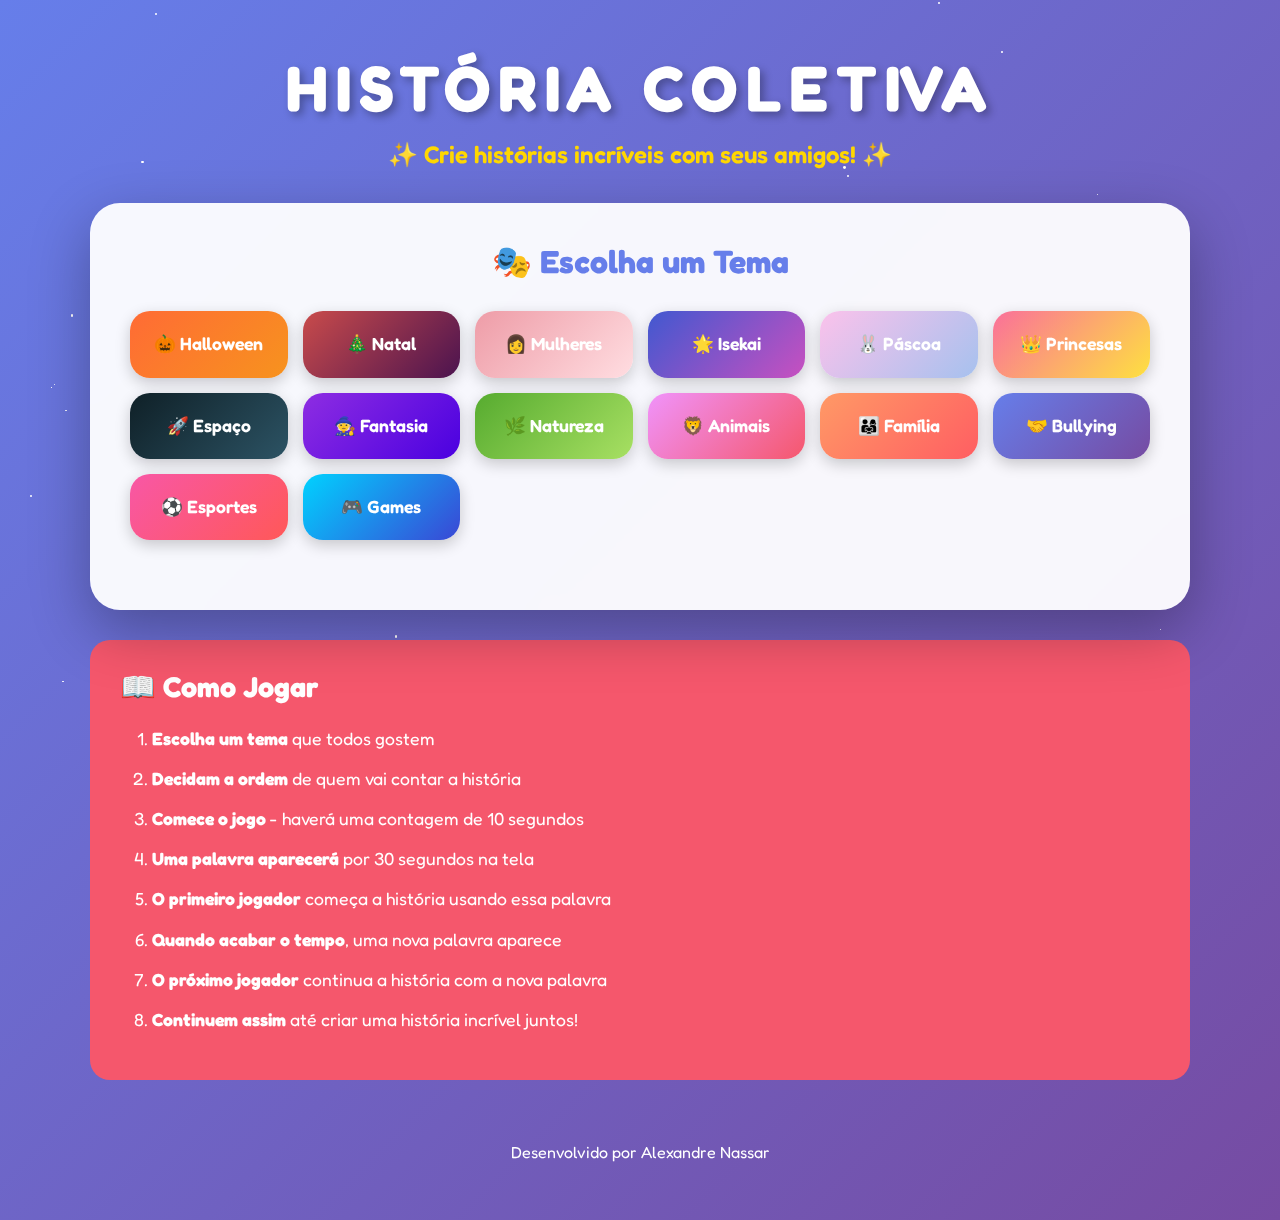
<file: index.html>
<!DOCTYPE html>
<html lang="pt-BR">
<head>
    <meta charset="UTF-8">
    <meta name="viewport" content="width=device-width, initial-scale=1.0">
    <title>História Coletiva</title>
    <link href="https://cdn.jsdelivr.net/npm/bootstrap@5.3.0/dist/css/bootstrap.min.css" rel="stylesheet">
    <link rel="stylesheet" href="css/style2.css">
</head>
<body>
    <div class="stars" id="stars"></div>
    
    <div class="container">
        <div class="game-header">
            <h1 class="game-title">HISTÓRIA COLETIVA</h1>
            <p class="game-subtitle">✨ Crie histórias incríveis com seus amigos! ✨</p>
        </div>

        <div class="card">
            <div class="card-body">
                <h3 class="text-center mb-4" style="color: #667eea; font-weight: 700; font-size: 2rem;">🎭 Escolha um Tema</h3>
                
                <div class="theme-grid">
                    <button class="theme-btn theme-halloween" onclick="selectTheme('Halloween')">🎃 Halloween</button>
                    <button class="theme-btn theme-natal" onclick="selectTheme('Natal')">🎄 Natal</button>
                    <button class="theme-btn theme-mulheres" onclick="selectTheme('Mulheres')">👩 Mulheres</button>
                    <button class="theme-btn theme-isekai" onclick="selectTheme('Isekai')">🌟 Isekai</button>
                    <button class="theme-btn theme-pascoa" onclick="selectTheme('Páscoa')">🐰 Páscoa</button>
                    <button class="theme-btn theme-princesas" onclick="selectTheme('Princesas')">👑 Princesas</button>
                    <button class="theme-btn theme-espaco" onclick="selectTheme('Espaço')">🚀 Espaço</button>
                    <button class="theme-btn theme-fantasia" onclick="selectTheme('Fantasia')">🧙 Fantasia</button>
                    <button class="theme-btn theme-natureza" onclick="selectTheme('Natureza')">🌿 Natureza</button>
                    <button class="theme-btn theme-animais" onclick="selectTheme('Animais')">🦁 Animais</button>
                    <button class="theme-btn theme-familia" onclick="selectTheme('Família')">👨‍👩‍👧 Família</button>
                    <button class="theme-btn theme-bullying" onclick="selectTheme('Bullying')">🤝 Bullying</button>
                    <button class="theme-btn theme-esportes" onclick="selectTheme('Esportes')">⚽ Esportes</button>
                    <button class="theme-btn theme-games" onclick="selectTheme('Games')">🎮 Games</button>
                </div>

                <div id="gameArea" class="text-center" style="display: none;">
                    <div class="word-display">
                        <p class="current-word" id="currentWord">Preparar...</p>
                        <div class="timer" id="timer"></div>
                    </div>
                    
                    <button class="btn-game btn-start" id="startBtn" onclick="startGame()">▶ Começar</button>
                    <button class="btn-game btn-stop" id="stopBtn" onclick="stopGame()" style="display: none;">⏹ Parar</button>
                </div>
            </div>
        </div>

        <div class="instructions">
            <h3>📖 Como Jogar</h3>
            <ol>
                <li><strong>Escolha um tema</strong> que todos gostem</li>
                <li><strong>Decidam a ordem</strong> de quem vai contar a história</li>
                <li><strong>Comece o jogo</strong> - haverá uma contagem de 10 segundos</li>
                <li><strong>Uma palavra aparecerá</strong> por 30 segundos na tela</li>
                <li><strong>O primeiro jogador</strong> começa a história usando essa palavra</li>
                <li><strong>Quando acabar o tempo</strong>, uma nova palavra aparece</li>
                <li><strong>O próximo jogador</strong> continua a história com a nova palavra</li>
                <li><strong>Continuem assim</strong> até criar uma história incrível juntos!</li>
            </ol>
        </div>

        <div class="footer">
            <p>Desenvolvido por Alexandre Nassar</p>
        </div>
    </div>

    <script>
        // Criar estrelas no fundo
        function createStars() {
            const starsContainer = document.getElementById('stars');
            for (let i = 0; i < 50; i++) {
                const star = document.createElement('div');
                star.className = 'star';
                star.style.width = Math.random() * 3 + 'px';
                star.style.height = star.style.width;
                star.style.left = Math.random() * 100 + '%';
                star.style.top = Math.random() * 100 + '%';
                star.style.animationDelay = Math.random() * 3 + 's';
                starsContainer.appendChild(star);
            }
        }
        createStars();

const themes = {
    // Mantendo os que já existem e corrigindo os nomes
    Halloween: [
        "ABÓBORA", "FANTASMA", "BRUXA", "CEMITÉRIO", "VAMPIRO", "ASSOMBRAÇÃO",
        "TRAVESSURA", "DOÇURA", "MORCEGO", "LUA", "CALDEIRÃO", "MAGIA", "MORCEGO",
        "CAVEIRA", "ZUMBI", "ESQUELETO", "ARANHA", "TEIA", "NOITE", "SOMBRA", "VELA",
        "MACABRO", "ESCURIDÃO", "MISTÉRIO", "ASSOMBRAÇÃO", "TERROR", "GRITO", "HOSPÍCIO",
        "BRUXARIA", "CALABOUÇO", "ABANDONADO", "DEMÔNIO", "FANTASMAGÓRICO", "MALDIÇÃO",
        "CASA", "MANSÃO", "LENDA", "SOBRENATURAL", "MEDO", "FOGO", "GRITO", "MONSTRO",
        "DESGRAÇADO", "CALAFRIO", "DESAPARECIDO", "BIZARRO", "CORVO", "MÁGICO", "SINISTRO",
        "ALMA", "FEITICEIRO", "CETRO", "BRUXEDO", "NECROMANCIA", "MALDITO", "LUA CHEIA",
        "ABÓBORA", "CARNEIRA", "CRÂNIO", "VODU", "CREPÚSCULO", "CRENÇA", "NADA", "PAVOR",
        "DESAPARECIDO", "ASSUSTADOR", "NOITE DE LUA CHEIA", "LUA NOVA", "NOITE ESCURA",
        "LÁPIDE", "RITUAL", "FOGUEIRA", "ESPANTALHO", "LANTERNA", "VIGÍLIA", "BRUXEDO",
        "VARA", "HOSPÍCIO", "BRUXULEANTE", "MACABRO", "MISTÉRIO", "OCULTO", "AFLITO",
        "FERIADO", "TUMBA", "CEMITÉRIO", "MEDONHO", "CALAFRIO", "FANTASMAGÓRICO",
        "LOBISOMEM", "ASSOMBRAÇÃO", "MAGIA NEGRA", "SOBRENATURAL"
    ],

    Natal: [
        "NATAL", "PAPAI NOEL", "ÁRVORE", "PRESENTE", "RENAS", "BOLA", "LUZES", "ENFEITES", "GUIRLANDA",
        "ESTRELA", "PRESÉPIO", "REI MAGO", "MANJEDOURA", "ANJO", "SINOS", "NEVE", "FLOCO", "CEIA", "FAMÍLIA",
        "AMOR", "PAZ", "FELICIDADE", "ALEGRIA", "CELEBRAÇÃO", "ESPERANÇA", "REUNIÃO", "MÚSICA", 
        "BISCOITOS", "CHOCOLATE QUENTE", "VINHO", "MEIAS", "SACO DE PRESENTES", "TRENÓ",
        "DANÇA", "PATINAÇÃO NO GELO", "IGLU", "VELAS", "SAPATOS", "MEIA NOITE", "BRINCADEIRAS", "FILMES DE NATAL",
        "CARTÕES", "DOCES", "PAPAI NOEL FALANDO", "PATINHO DE NATAL", "BENGALAS DE DOCES",
        "BOLACHAS DE GENGIBRE", "ESTALO", "ACONCHEGO", "DAR", "RECEBER", "DECORAÇÕES", "CHESTER", "FESTÃO",
        "GRINALDA", "VÉSPERA DE NATAL", "NOITE DE NATAL", "DECORAÇÕES DE NATAL", "FLOCOS DE NEVE", "JINGLE BELLS",
        "CANÇÃO DE NATAL", "CONTOS DE NATAL", "RECEITAS DE NATAL", "MERCADO DE NATAL", "VISITANTES", "CARRILHÃO",
        "PREGADOR", "ESTRELA DO MAR", "RENASCIMENTO", "ESFERA DE NATAL", "SAIA DE ÁRVORE DE NATAL", "TAMPÃO DE ÁRVORE",
        "VÉSPERA DE NATAL", "CANTATA", "LAREIRA", "CHAMINÉ", "FESTA DE NATAL", "FLOCO DE NEVE", "CARTEIRO", "UNIÃO",
        "NATALÍCIO", "TRADIÇÃO", "FLOCO DE NEVE", "TIJOLO", "NATAL", "ELFOS", "NEVASCA", "GRINCH",
        "ROSA", "FLOCO DE NEVE", "TROCA DE PRESENTES", "PÉ GRANDE"
    ],

    Mulheres: [
        "Mulher", "Feminismo", "Igualdade", "Direitos", "Empoderamento", "Liberdade", "Gênero", 
        "Forte", "Independência", "Respeito", "Diversidade", "Família", "Maternidade", "Carreira", "Sucesso", "Inspiração", 
        "Coragem", "Determinação", "Conquista", "Luta", "Solidariedade", "Sororidade", "Feminina", "Revolução", "Feminista", 
        "Ativista", "Poder", "Crescimento", "Educação", "Trabalho", "Profissionalismo", "Ambição", "Conquista", "Equidade", 
        "Justiça", "Feminilidade", "Beleza", "Autoestima", "Autoconfiança", "Autoaceitação", "Coragem", "Inspiração", 
        "Liderança", "Empatia", "Inclusão", "Diversidade", "Revolução", "Ativismo", "Resiliência", "Superação", "Orgulho", 
        "Celebração", "Comunidade", "Consciência", "Integridade", "Honestidade", "Valentia", "Bravura", "Generosidade", 
        "Esperança", "Amor", "Altruísmo", "Compaixão", "Paixão", "Voz", "Expressão", "Arte", "Cultura", "História", "Memória", "Legado", 
        "Contribuição", "Reconhecimento", "Apreciação", "Admiração", "Respeito", "Gratidão", "Honra", "Sucesso", "Progresso", "Transformação", 
        "Inovação", "Avanço", "Crescimento", "Desenvolvimento", "Futuro", "Inspiração"
    ],

    Isekai: [
        "Isekai", "Mundo paralelo", "Fantasia", "Aventura", "Herói", "Protagonista", "Reencarnação",
        "Transportado para outro mundo", "Magia", "Guilda", "Monstros", "Criaturas", "Espadas", "Feitiçaria", "Poderes",
        "Missões", "RPG", "Jogo", "Nível", "Avatar", "Magia elemental", "Raças", "Elfos", "Anões", "Humanos", "Bestas", 
        "Demônios", "Dragões", "Invocação", "Habilidades", "Treinamento", "Nível", "NPC", "Comédia", "Romance", 
        "Escola", "Vida escolar", "Slice of life", "Realeza", "Vilão", "Anti-herói", "Viagem no tempo", 
        "Paradoxo temporal", "Civilização", "Deus", "Divindades", "Magia negra", "Magia branca", "Magia do caos", 
        "Aventura épica", "Guerra", "Conflito", "Aliados", "Inimigos", "Batalha", "Armas", "Armaduras", "Taverna", "Grimório", 
        "Lenda", "Profecia", "Salvador", "Salvação", "Destino", "Mistério", "Segredo", "Poder oculto", "Trevas", "Luz", 
        "Coração", "Alma", "Coração partido", "Jornada", "Desafio", "Treinamento", "Ascensão", "Queda", "Redenção", "Heroísmo", 
        "Sobrevivência", "Exploração", "Descoberta", "Aprendizagem", "Evolução", "Adaptação", "Integração", "Amizade", "Laços", 
        "Afeição", "Aventura", "Descoberta", "Desenvolvimento", "Crescimento", "Aprimoramento", "Transformação", "Desafio", "Conquista"
    ],

    Páscoa: [
        "Páscoa", "Ressurreição", "Cristo", "Coelho", "Ovos", "Chocolate", "Renascimento", "Fé", "Celebração",
        "Tradição", "Família", "Amor", "Esperança", "Aleluia", "Reunião", "Primavera", "Páscoa judaica", "Religião", "Espiritualidade",
        "Bênção", "Gratidão", "Comemoração", "Vida nova", "Sacrifício", "Jesus", "Cruz", "União", "Partilha", "Amizade", "Doçura",
        "Iluminação", "Harmonia", "Reflexão", "Bênção", "Paz", "Deus", "Encontro", "Festividade", "Louvor", "Benção", "Recomeço",
        "Oração", "Alegria", "Coração", "Alma", "Redenção", "Esperança", "Tradição", "Divindade", "Misericórdia", "Salvação", "Palavra",
        "Vontade", "Eterno", "Comunhão", "Devoção", "Santidade", "Caminho", "Perdão", "Graça", "Eucaristia", "Amém", "Santo", "Louvor",
        "Respeito", "Piedade", "Adoração", "Felicidade", "Misericórdia", "Renovação", "Celestial", "Evangelho", "Jerusalém", "Batismo",
        "Renascido", "Canto", "Glória", "Aurora", "Amanhecer", "Esperança", "Exaltação", "Iluminado", "Maravilha", "Luz", "Palavra",
        "Proclamação", "Recomeço", "Unidade", "Triunfo", "Vitória", "Vida", "Vivo", "Céu", "Santo", "Peregrinação", "Acolhimento",
        "Humildade", "Piedade", "Serviço", "Mistério", "Revelação"
    ],

    Princesas: [
        "Princesa", "Castelo", "Reino", "Príncipe", "Rainha", "Rei", "Fada", "Magia", "Encantamento", "Amor",
        "Cavaleiro", "Coroa", "Baile", "Vestido", "Bruxa", "Floresta", "Bosque", "Encantado", "Mágico", "Dragão",
        "Poção", "Espada", "Coragem", "Aventura", "Fantasia", "Tesouro", "Cavalo", "Jardim", "Prado", "Princesinha",
        "Sonho", "Destino", "Magia negra", "Varinha", "Encantadora", "Encanto", "Beijo", "Sapatinho de cristal", "Dama",
        "Valente", "Fortaleza", "Nobre", "Maldição", "Herói", "Batalha", "Resgate", "Esperança", "Sorte", "Trono",
        "Trombeta", "Festividade", "Justiça", "Mistério", "Trompete", "Alegria", "Anel", "Romance", "Emoção", "Soberano",
        "Magistral", "Lealdade", "Honra", "Brilho", "Esplendor", "Rainha má", "Passagem secreta", "Guarda", "Estrela",
        "Lua", "Sol", "Felicidade", "Encanto celestial", "Suspiro", "Destemida", "Princesa corajosa", "Amizade", "Compaixão",
        "Esperança", "Amor verdadeiro", "Alegria", "Laço", "Festa", "Fada madrinha", "Sonhadora", "Resplandecente", "Encantadora",
        "Felicidade", "Magia pura", "Magia celestial", "Encanto eterno", "Belo", "Doce", "Encanto radiante", "Glória",
        "Dama encantadora", "Encanto dourado", "Nobreza", "Supremacia", "Pureza", "Encanto interminável"
    ],

    Espaço: [
        "Espaço", "Universo", "Estrela", "Planeta", "Lua", "Sol", "Sistema solar", "Galáxia", "Nebulosa", "Cometa",
        "Asteróide", "Meteorito", "Constelação", "Nave espacial", "Astronauta", "Exploração espacial", "Cosmos",
        "Gravidade", "Órbita", "Satélite", "Lua cheia", "Lua crescente", "Lua nova", "Lua minguante", "Eclipse",
        "Fase lunar", "Lua de sangue", "Lua azul", "Lua de colheita", "Lua negra", "Lua gibosa", "Lua de neve",
        "Lua de lobo", "Lua rosa", "Lua de gelo", "Lua de fogo", "Lua de outono", "Lua de primavera", "Lua de verão",
        "Lua de inverno", "Lua azul", "Lua de março", "Lua de abril", "Lua de maio", "Lua de junho", "Lua de julho",
        "Lua de agosto", "Lua de setembro", "Lua de outubro", "Lua de novembro", "Lua de dezembro", "Aurora boreal",
        "Aurora austral", "Estação espacial", "Telescópio", "Marte", "Júpiter", "Saturno", "Vênus",
        "Mercúrio", "Urano", "Netuno", "Plutão", "Terra", "Atmosfera", "Lua", "Cratera", "Asteróide", "Eclipses",
        "Buraco negro", "Buraco de minhoca", "Nave interestelar", "Colonização espacial", "Extraterrestre", "Vida alienígena",
        "Missão espacial", "Viagem interestelar", "Big Bang", "Cosmonauta", "Rover", "Módulo lunar", "Gravidade zero",
        "Estação orbital", "Planeta anão", "Exoplaneta", "Planeta gigante", "Anéis planetários", "Lua artificial",
        "Estrela de nêutrons", "Pulsar", "Supernova", "Buraco negro", "Nuvem interestelar", "Estrela binária",
        "Estrela de plasma", "Estrela em formação", "Via Láctea", "Espectroscopia", "Efeito Doppler", "Radiação cósmica",
        "Colisão cósmica", "Estação espacial", "Turismo espacial", "Asteróide", "Meteorito", "Desvio orbital", "Atrator gravitacional"
    ],

    Fantasia: [
        "Conto de fadas", "Fada", "Rei", "Rainha", "Castelo", "Reino", "Floresta encantada",
        "Bruxa", "Feiticeiro", "Dragão", "Cavaleiro", "Magia", "Varinha mágica", "Poção mágica", "Encantamento",
        "Maldição", "Animais falantes", "Princesa", "Príncipe", "Espelho mágico", "Maçã envenenada", "Carruagem mágica", 
        "Escudo encantado", "Ponte levadiça", "Torre", "Pântano", "Jardim encantado", "Baú de tesouro", "Fonte dos desejos",
        "Ponte mágica", "Floresta sombria", "Túnel misterioso", "Montanha proibida", "Portal mágico", "Portão do castelo",
        "Lago dos cisnes", "Trilha encantada", "Caverna oculta", "Torre de marfim", "Ponte dos trolls", "Caminho das fadas",
        "Caminho de tijolos dourados", "Gruta secreta", "Caldeirão mágico", "Ponte do arco-íris", "Ilha dos piratas",
        "Moinho abandonado", "Casa de doces", "Casa de gengibre", "Túnel do tempo", "Sino da liberdade", "Porta da eternidade",
        "Névoa encantada", "Montanha da perdição", "Planície dos unicórnios", "Rio de estrelas", "Ponte do destino",
        "Vale dos sonhos", "Pântano da tristeza", "Casa da bruxa", "Caverna do dragão", "Labirinto encantado", "Floresta negra",
        "Lago dos espelhos", "Vale das sombras", "Caminho da lua", "Fonte da juventude", "Sino dos desejos", "Vale dos lamentos",
        "Castelo das nuvens", "Ponte do abismo", "Vale das bruxas", "Lago dos sonhos", "Ponte da amizade", "Montanha dos desafios",
        "Casa do terror", "Caverna dos segredos", "Labirinto do medo", "Castelo do rei", "Torre da princesa", "Sala do trono",
        "Jardim do palácio", "Praça do mercado", "Cidade dos elfos", "Bosque das fadas", "Vale dos dragões", "Terra encantada",
        "Ilha perdida", "Mar de estrelas", "Vale das lágrimas", "Casa do mistério", "Vila dos duendes", "Terra dos gigantes",
        "Reino subterrâneo", "Caminho da aventura", "Torre do feiticeiro", "Portal da magia", "Cidade dos sonhos", "Vale das ilusões"
    ],

    Natureza: [
        "Natureza", "Árvore", "Floresta", "Montanha", "Rio", "Lago", "Mar", "Oceano", "Praia", "Deserto",
        "Cachoeira", "Nascente", "Córrego", "Floresta tropical", "Savana", "Tundra", "Taiga", "Pântano", "Mangue",
        "Planície", "Vale", "Colina", "Clareira", "Selva", "Bosque", "Trilha", "Caminho", "Caverna", "Gruta",
        "Formação rochosa", "Geleira", "Vulcão", "Cratera", "Arco-íris", "Nuvem", "Chuva", "Neblina", "Neve", "Granizo",
        "Orvalho", "Geada", "Nevasca", "Trovão", "Relâmpago", "Sol", "Lua", "Estrela", "Céu", "Horizonte",
        "Aurora boreal", "Aurora austral", "Galáxia", "Constelação", "Cometa", "Meteorito", "Eclipse", "Sistema solar",
        "Planeta", "Lua", "Astronomia", "Ecossistema", "Biodiversidade", "Fauna", "Flora", "Recife de coral", "Atol",
        "Duna", "Areia", "Rocha", "Pedra", "Solo", "Terra", "Planta", "Animal", "Inseto", "Réptil",
        "Anfíbio", "Mamífero", "Ave", "Peixe", "Cacto", "Flor", "Água", "Ar", "Folha", "Raiz",
        "Fruto", "Semente", "Galho", "Tronco", "Cipó", "Musgo", "Fungo", "Alga", "Gramínea", "Folhagem",
        "Crescimento", "Decomposição", "Ciclo", "Erosão", "Polinização", "Germinação", "Fotossíntese", "Respiração", "Habitat",
        "Adaptação", "Migração", "Estação", "Primavera", "Verão", "Outono", "Inverno", "Eco"
    ],

    Animais: [
        "Animal", "Mamífero", "Réptil", "Anfíbio", "Ave", "Peixe", "Inseto", "Artrópode", "Molusco", "Anelídeo",
        "Cnidário", "Equinodermo", "Plâncton", "Baleia", "Tubarão", "Golfinho", "Orca", "Tartaruga", "Cobra",
        "Jacaré", "Crocodilo", "Sapo", "Salamandra", "Rã", "Tritão", "Pássaro", "Aguia", "Falcão", "Coruja",
        "Gavião", "Andorinha", "Pica-pau", "Tucano", "Pombo", "Gaivota", "Cisne", "Pato", "Ganso", "Peru",
        "Frango", "Galinha", "Galo", "Pintinho", "Mamífero terrestre", "Elefante", "Leão", "Tigre", "Leopardo",
        "Onça", "Pantera", "Jaguar", "Gato", "Cachorro", "Lobo", "Raposa", "Urso", "Panda", "Girafa",
        "Hipopótamo", "Rinoceronte", "Camelo", "Cavalo", "Vaca", "Cabra", "Carneiro", "Porco", "Veado", "Alce",
        "Antílope", "Cervo", "Coelho", "Rato", "Ratazana", "Esquilo", "Castor", "Texugo", "Doninha", "Lontra",
        "Morcego", "Golfinho", "Baleia", "Orca", "Tubarão", "Polvo", "Lula", "Caranguejo", "Lagosta", "Camaronês",
        "Formiga", "Abelha", "Vespa", "Borboleta", "Joaninha", "Libélula", "Gafanhoto", "Grilo", "Besouro", "Barata",
        "Mosca", "Mosquito", "Percevejo", "Pulga", "Cupim", "Escorpião", "Aranha", "Centopéia", "Lagarta", "Tênia"
    ],

    Família: [
        "Família", "Pai", "Mãe", "Filho", "Filha", "Irmão", "Irmã", "Avô", "Avó", "Neto", "Neta",
        "Tradição", "União", "Amor", "Respeito", "Suporte", "Companheirismo", "Cuidado", "Carinho", "Proteção",
        "Educação", "Valores", "História", "Raízes", "Herança", "Memória", "Celebração", "Reunião", "Convivência",
        "Harmonia", "Conversa", "Partilha", "Ajuda", "Compreensão", "Perdão", "Paciência", "Compromisso",
        "Responsabilidade", "Segurança", "Conforto", "Lar", "Casa", "Festa", "Férias", "Natal", "Aniversário",
        "Almoço de domingo", "Sobremesa", "Receita de família", "Fotografias", "Álbum", "Lembranças", "Histórias",
        "Conselhos", "Experiências", "Gerações", "Parentes", "Primos", "Tios", "Sogros", "Cunhados", "Namorados",
        "Noivos", "Casamento", "Nascimento", "Crescimento", "Maturidade", "Envelhecimento", "Sabedoria", "Legado",
        "Bênção", "Gratidão", "Orgulho", "Alegria", "Felicidade", "Paz", "Equilíbrio", "Base", "Fundamento",
        "Referência", "Identidade", "Pertencimento", "Acolhimento", "Apoio", "Incentivo", "Inspiração", "Exemplo"
    ],

    Bullying: [
        "Bullying", "Assédio", "Abuso", "Violência", "Humilhação", "Intimidação", "Agressão", "Insulto", 
        "Discriminação", "Exclusão", "Constrangimento", "Coerção", "Perseguição", "Preconceito", "Hostilidade", 
        "Insegurança", "Abandono", "Trauma", "Estigma", "Desrespeito", "Sofrimento", "Isolamento", 
        "Desequilíbrio de poder", "Ofensa", "Maltrato", "Conflito", "Desvalorização", "Cyberbullying", 
        "Tolerância zero", "Autoestima", "Autoconfiança", "Compaixão", "Empatia", "Respeito", "Solidariedade", 
        "Compreensão", "Igualdade", "Diversidade", "Resiliência", "Apoio", "Amizade", "Aceitação", "Diálogo", 
        "Prevenção", "Consequências", "Responsabilidade", "Educação emocional", "Cultura de paz", 
        "Ambiente escolar", "Políticas anti-bullying", "Sensibilização", "Cibersegurança", "Autocontrole", 
        "Autoexpressão", "Intervenção", "Cooperação", "Relacionamentos saudáveis", "Normas sociais", 
        "Justiça", "Mediação", "Equidade", "Resolução de conflitos", "Orientação", "Assertividade", 
        "Compromisso", "Inclusão", "Consciência", "Empoderamento", "Proteção", "Política escolar", 
        "Trabalho em equipe", "Construção de comunidade", "Treinamento de habilidades sociais", 
        "Parcerias com os pais", "Advocacia", "Programas de mentoria", "Monitoramento", "Atitudes positivas", 
        "Autoavaliação", "Consciência digital", "Liderança estudantil", "Integridade", "Abertura", 
        "Autenticidade", "Coexistência", "Estratégias de coping", "Autodisciplina", "Paz interior", 
        "Respeito mútuo", "Atitudes proativas", "Comunicação eficaz", "Equilíbrio emocional", 
        "Empatia digital", "Normas comportamentais", "Tolerância cultural", "Justiça restaurativa", 
        "Mudança de cultura"
    ],

    Esportes: [
        "Esporte", "Competição", "Atletismo", "Futebol", "Basquete", "Vôlei", "Tênis", "Natação", "Corrida", 
        "Ginástica", "Ciclismo", "Hóquei", "Golfe", "Rugby", "Boxe", "MMA", "Artes marciais", "Skate", "Surfe", 
        "Snowboard", "Esqui", "Escalada", "Canoagem", "Remo", "Tiro com arco", "Pentatlo", "Triatlo", "Decatlo", 
        "Heptatlo", "Badminton", "Handebol", "Ginástica rítmica", "Ginástica artística", "Ginástica aeróbica", 
        "Ginástica acrobática", "Ginástica de trampolim", "Lutas", "Judô", "Karatê", "Taekwondo", "Luta livre", 
        "Luta greco-romana", "Luta olímpica", "Luta de sumô", "Esportes de raquete", "Squash", "Raquetebol", 
        "Pickleball", "Esportes de combate", "Esportes aquáticos", "Esportes de equipe", "Esportes individuais", 
        "Esportes coletivos", "Esportes radicais", "Esportes de aventura", "Esportes motorizados", 
        "Esportes de inverno", "Esportes olímpicos", "Esportes paralímpicos", "Atletas", "Técnicas", "Estratégias", 
        "Táticas", "Treinamento", "Preparação física", "Nutrição esportiva", "Lesões esportivas", "Reabilitação", 
        "Condicionamento físico", "Desempenho", "Resiliência", "Determinação", "Espírito esportivo", "Fair play", 
        "Equipe", "Capitão", "Técnico", "Árbitro", "Juiz", "Torcida", "Estádio", "Arena", "Campo", "Quadra", 
        "Pista", "Ringue", "Octógono", "Medalhas", "Troféus", "Recordes", "Regras", "Regulamentos", "Competições", 
        "Eventos esportivos", "Campeonatos", "Olimpíadas", "Paraolimpíadas", "Copa do Mundo", "Olimpíadas Especiais", 
        "Corridas de rua", "Maratonas", "Trilhas", "Campeonatos escolares", "Intercâmbios esportivos", 
        "Patrocínio esportivo", "Marketing esportivo", "Indústria do esporte", "Profissionalismo", "Amadorismo", 
        "Amistoso", "Teste", "Treino", "Exercício físico", "Saúde e bem-estar", "Vida saudável", 
        "Benefícios do esporte", "Jogar limpo", "Comunidade esportiva"
    ],

    Games: [
        "Game", "Jogo", "Videojogo", "Console", "PC", "Mobile", "Online", "Offline", "Multiplayer", "Singleplayer", 
        "Cooperativo", "Competitivo", "Ranking", "Nível", "XP", "Experiência", "Missão", "Quest", "Desafio", 
        "Conquista", "Troféu", "Recompensa", "Progressão", "Personagem", "Avatar", "Customização", "Skin", 
        "Item", "Inventário", "Moeda", "Gold", "Diamante", "Gemas", "Loja", "Microtransações", "DLC", 
        "Expansão", "Update", "Patch", "Bug", "Glitch", "Lag", "Ping", "FPS", "Frame rate", "Resolução", 
        "Gráficos", "Texturas", "Iluminação", "Som", "Trilha sonora", "Efeitos sonoros", "Dublagem", 
        "História", "Narrativa", "Enredo", "Plot", "Twist", "Final", "Multiple endings", "Gameplay", 
        "Mecânica", "Controles", "Interface", "HUD", "Menu", "Save", "Checkpoint", "Respawn", "Vida", 
        "Mana", "Stamina", "Health", "Dano", "Defesa", "Ataque", "Crítico", "Evasão", "Precisão", 
        "Velocidade", "Força", "Inteligência", "Agilidade", "Constituição", "Carisma", "Perícia", 
        "Habilidade", "Talento", "Árvore de habilidades", "Build", "Meta", "Strategy", "Tática", 
        "Combate", "Puzzle", "Exploração", "Stealth", "Furtividade", "Ação", "Aventura", "RPG", 
        "MMORPG", "FPS", "Tiro", "Estratégia", "Simulação", "Esporte", "Corrida", "Luta", "Plataforma", 
        "Puzzle", "Point-and-click", "Visual novel", "Roguelike", "Roguelite", "Metroidvania", 
        "Soulslike", "Battle royale", "MOBA", "Desenvolvedora", "Publisher", "Indie", "AAA", 
        "Early access", "Beta", "Alpha", "Demo", "Lançamento", "Trailer", "Gameplay reveal", 
        "Review", "Crítica", "Nota", "Streamer", "Youtuber", "Esports", "Campeonato", "Torneio", 
        "Premiação", "Patrocínio", "Time", "Clã", "Guilda", "Amigos", "Party", "Voice chat", 
        "Emote", "Emoji", "Sticker", "Nostalgia", "Retro", "Clássico", "Remake", "Remaster", 
        "Sequência", "Prequela", "Spin-off", "Crossover", "Mod", "Modificação", "Community", 
        "Fã", "Fandom", "Cosplay", "Fanart", "Fanfiction", "Merchandising", "Colecionável", 
        "Edição especial", "Collector's edition", "Season pass", "Battle pass", "Passe de temporada"
    ]
};

        let selectedTheme = null;
        let currentWords = [];
        let currentWordIndex = 0;
        let gameInterval = null;
        let timeLeft = 30;
        let isCountdown = false;

        function selectTheme(theme) {
            selectedTheme = theme;
            currentWords = [...themes[theme]];
            shuffleArray(currentWords);
            currentWordIndex = 0;
            
            document.getElementById('gameArea').style.display = 'block';
            document.getElementById('currentWord').textContent = `Tema: ${theme}`;
            document.getElementById('timer').textContent = '';
            document.getElementById('startBtn').style.display = 'inline-block';
            document.getElementById('stopBtn').style.display = 'none';
            
            setTimeout(() => {
                document.getElementById('gameArea').scrollIntoView({ behavior: 'smooth', block: 'center' });
            }, 100);
        }

        function shuffleArray(array) {
            for (let i = array.length - 1; i > 0; i--) {
                const j = Math.floor(Math.random() * (i + 1));
                [array[i], array[j]] = [array[j], array[i]];
            }
        }

        function startGame() {
            if (!selectedTheme) return;
            
            document.getElementById('startBtn').style.display = 'none';
            document.getElementById('stopBtn').style.display = 'inline-block';
            
            startCountdown();
        }

        function startCountdown() {
            isCountdown = true;
            let count = 10;
            document.getElementById('currentWord').textContent = 'Preparem-se!';
            document.getElementById('currentWord').className = 'countdown-display';
            document.getElementById('timer').textContent = count;
            
            gameInterval = setInterval(() => {
                count--;
                document.getElementById('timer').textContent = count;
                
                if (count <= 0) {
                    clearInterval(gameInterval);
                    isCountdown = false;
                    document.getElementById('currentWord').className = 'current-word';
                    showNextWord();
                }
            }, 1000);
        }

        function showNextWord() {
            if (currentWordIndex >= currentWords.length) {
                currentWords = [...themes[selectedTheme]];
                shuffleArray(currentWords);
                currentWordIndex = 0;
            }
            
            document.getElementById('currentWord').textContent = currentWords[currentWordIndex];
            currentWordIndex++;
            timeLeft = 30;
            
            updateTimer();
        }

        function updateTimer() {
            document.getElementById('timer').textContent = timeLeft + 's';
            
            gameInterval = setInterval(() => {
                timeLeft--;
                document.getElementById('timer').textContent = timeLeft + 's';
                
                if (timeLeft <= 0) {
                    clearInterval(gameInterval);
                    showNextWord();
                }
            }, 1000);
        }

        function stopGame() {
            clearInterval(gameInterval);
            document.getElementById('currentWord').textContent = `Tema: ${selectedTheme}`;
            document.getElementById('timer').textContent = '';
            document.getElementById('startBtn').style.display = 'inline-block';
            document.getElementById('stopBtn').style.display = 'none';
            currentWordIndex = 0;
            shuffleArray(currentWords);
        }
    </script>
</body>
</html>
</file>
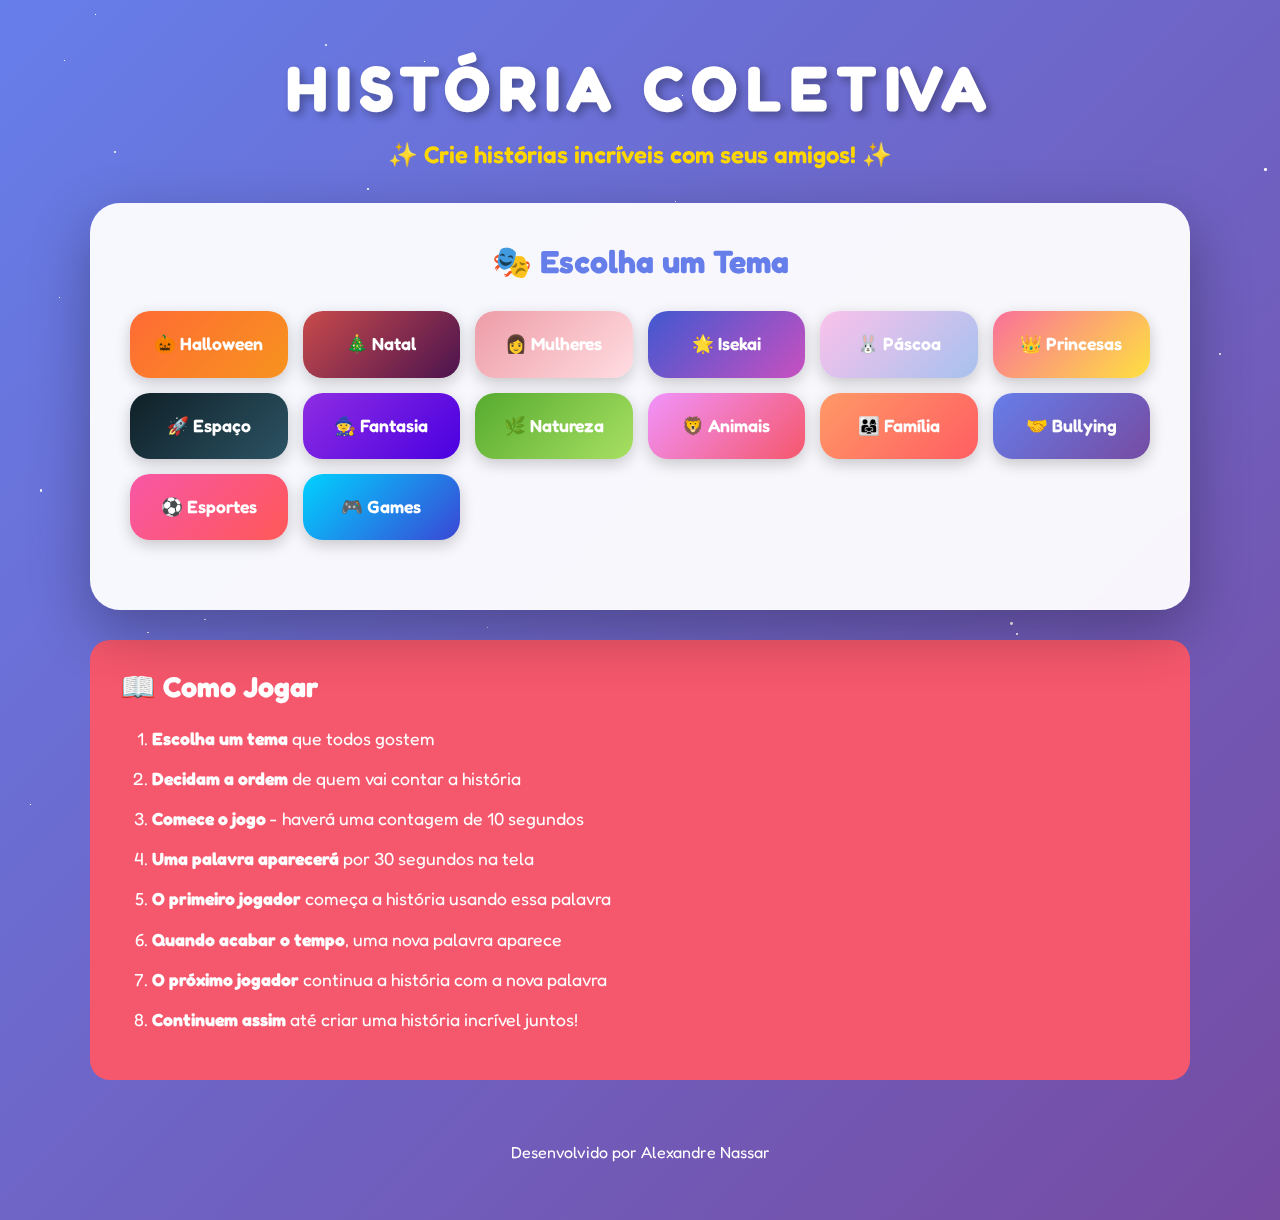
<file: historia_coletiva.html>
<!DOCTYPE html>
<html lang="pt-BR">
<head>
    <meta charset="UTF-8">
    <meta name="viewport" content="width=device-width, initial-scale=1.0">
    <title>História Coletiva</title>
    <link href="https://cdn.jsdelivr.net/npm/bootstrap@5.3.0/dist/css/bootstrap.min.css" rel="stylesheet">
    <link rel="stylesheet" href="css/style2.css">
</head>
<body>
    <div class="stars" id="stars"></div>
    
    <div class="container">
        <div class="game-header">
            <h1 class="game-title">HISTÓRIA COLETIVA</h1>
            <p class="game-subtitle">✨ Crie histórias incríveis com seus amigos! ✨</p>
        </div>

        <div class="card">
            <div class="card-body">
                <h3 class="text-center mb-4" style="color: #667eea; font-weight: 700; font-size: 2rem;">🎭 Escolha um Tema</h3>
                
                <div class="theme-grid">
                    <button class="theme-btn theme-halloween" onclick="selectTheme('Halloween')">🎃 Halloween</button>
                    <button class="theme-btn theme-natal" onclick="selectTheme('Natal')">🎄 Natal</button>
                    <button class="theme-btn theme-mulheres" onclick="selectTheme('Mulheres')">👩 Mulheres</button>
                    <button class="theme-btn theme-isekai" onclick="selectTheme('Isekai')">🌟 Isekai</button>
                    <button class="theme-btn theme-pascoa" onclick="selectTheme('Páscoa')">🐰 Páscoa</button>
                    <button class="theme-btn theme-princesas" onclick="selectTheme('Princesas')">👑 Princesas</button>
                    <button class="theme-btn theme-espaco" onclick="selectTheme('Espaço')">🚀 Espaço</button>
                    <button class="theme-btn theme-fantasia" onclick="selectTheme('Fantasia')">🧙 Fantasia</button>
                    <button class="theme-btn theme-natureza" onclick="selectTheme('Natureza')">🌿 Natureza</button>
                    <button class="theme-btn theme-animais" onclick="selectTheme('Animais')">🦁 Animais</button>
                    <button class="theme-btn theme-familia" onclick="selectTheme('Família')">👨‍👩‍👧 Família</button>
                    <button class="theme-btn theme-bullying" onclick="selectTheme('Bullying')">🤝 Bullying</button>
                    <button class="theme-btn theme-esportes" onclick="selectTheme('Esportes')">⚽ Esportes</button>
                    <button class="theme-btn theme-games" onclick="selectTheme('Games')">🎮 Games</button>
                </div>

                <div id="gameArea" class="text-center" style="display: none;">
                    <div class="word-display">
                        <p class="current-word" id="currentWord">Preparar...</p>
                        <div class="timer" id="timer"></div>
                    </div>
                    
                    <button class="btn-game btn-start" id="startBtn" onclick="startGame()">▶ Começar</button>
                    <button class="btn-game btn-stop" id="stopBtn" onclick="stopGame()" style="display: none;">⏹ Parar</button>
                </div>
            </div>
        </div>

        <div class="instructions">
            <h3>📖 Como Jogar</h3>
            <ol>
                <li><strong>Escolha um tema</strong> que todos gostem</li>
                <li><strong>Decidam a ordem</strong> de quem vai contar a história</li>
                <li><strong>Comece o jogo</strong> - haverá uma contagem de 10 segundos</li>
                <li><strong>Uma palavra aparecerá</strong> por 30 segundos na tela</li>
                <li><strong>O primeiro jogador</strong> começa a história usando essa palavra</li>
                <li><strong>Quando acabar o tempo</strong>, uma nova palavra aparece</li>
                <li><strong>O próximo jogador</strong> continua a história com a nova palavra</li>
                <li><strong>Continuem assim</strong> até criar uma história incrível juntos!</li>
            </ol>
        </div>

        <div class="footer">
            <p>Desenvolvido por Alexandre Nassar</p>
        </div>
    </div>

    <script>
        // Criar estrelas no fundo
        function createStars() {
            const starsContainer = document.getElementById('stars');
            for (let i = 0; i < 50; i++) {
                const star = document.createElement('div');
                star.className = 'star';
                star.style.width = Math.random() * 3 + 'px';
                star.style.height = star.style.width;
                star.style.left = Math.random() * 100 + '%';
                star.style.top = Math.random() * 100 + '%';
                star.style.animationDelay = Math.random() * 3 + 's';
                starsContainer.appendChild(star);
            }
        }
        createStars();

        const themes  = {
    Familia: ['tradição','união','e as namoradinhas'
,,'bolo da vó','é o preferido','briga'
,'macarrão','rolo','confusão','truco','churrasco'
,'domingo','grupo da família',,'valores'
,'fofoca','tia fofoqueira','ninguém gosta'
,'fazendo birra','traição','bizavô','vó','vô','velório','herança'
,'ovelha negra','favorito','família'
,'é pavê ou pá cumê','perdão','caloteiro','metido'
,'metida','quer apostar?','faz um pix'
,'eu duvido','desastrada','casamento','barraqueria','casa'
,'prima','primo','grávida','solteira'
,'velho','velha','harmonia','paciência'
,'parceria','empatia','preocupado','invejosa'
,'confiança','choramingar','ciumenta','castigo'
,'dedo-duro'
,'cheio de mania','te carreguei no colo'
,'enquanto morar sob meu teto','você não é todo mundo'
,'se eu for aí e achar','o dia que eu morrer','fuxiqueira'
,'espalha roda','tiozão','mãe coruja','abraço','não conta pra ninguém'
,'ela virou mocinha','guerra de almofadas'
,'porque não é igual seu primo?','vai pra escola','igual sua cara'
,'vai lavar louças','você não é todo mundo','vou contar até 3'
,'na minha época','dormindo de novo','só fica no celular'
,'vai apanhar','tal pai tal filho','se correr vai ser pior'
,'filho de peixe','quem avisa amigo é'
,'corre devagar','quem ama cuida','mãe é mãe','o que não mata engorda'
,'há males que vem pro bem','ô mãããããe','não é você que paga'
],
    
    JogosEsportes : [
  "Jogos", "Esportes", "Competição", "Atletismo", "Futebol", "Basquete",
  "Vôlei", "Tênis", "Natação", "Corrida", "Ginástica", "Ciclismo",
  "Hóquei", "Golfe", "Rugby", "Boxe", "MMA", "Artes marciais",
  "Skate", "Surfe", "Snowboard", "Esqui", "Escalada", "Canoagem",
  "Remo", "Tiro com arco", "Pentatlo", "Triatlo", "Decatlo", "Heptatlo",
  "Badminton", "Handebol", "Ginástica rítmica", "Ginástica artística",
  "Ginástica aeróbica", "Ginástica acrobática", "Ginástica de trampolim",
  "Lutas", "Judô", "Karatê", "Taekwondo", "Luta livre", "Luta greco-romana",
  "Luta olímpica", "Luta de sumô", "Esportes de raquete", "Squash", "Raquetebol",
  "Pickleball", "Esportes de combate", "Esportes aquáticos", "Esportes de equipe",
  "Esportes individuais", "Esportes coletivos", "Esportes radicais", "Esportes de aventura",
  "Esportes motorizados", "Esportes de inverno", "Esportes olímpicos", "Esportes paralímpicos",
  "Atletas", "Técnicas", "Estratégias", "Táticas", "Treinamento", "Preparação física",
  "Nutrição esportiva", "Lesões esportivas", "Reabilitação", "Condicionamento físico",
  "Desempenho", "Resiliência", "Determinação", "Espírito esportivo", "Fair play",
  "Equipe", "Capitão", "Técnico", "Árbitro", "Juiz", "Torcida", "Estádio",
  "Arena", "Campo", "Quadra", "Pista", "Ringue", "Octógono", "Medalhas", "Troféus",
  "Recordes", "Regras", "Regulamentos", "Competições", "Eventos esportivos", "Campeonatos",
  "Olimpíadas", "Paraolimpíadas", "Copa do Mundo", "Olimpíadas Especiais",
  "Corridas de rua", "Maratonas", "Trilhas", "Campeonatos escolares", "Intercâmbios esportivos",
  "Patrocínio esportivo", "Marketing esportivo", "Indústria do esporte", "Profissionalismo",
  "Amadorismo", "Amistoso", "Teste", "Treino", "Exercício físico", "Saúde e bem-estar",
  "Vida saudável", "Benefícios do esporte", "Jogar limpo", "Comunidade esportiva"
],
palavrasBullying: [
  "Bullying", "Assédio", "Abuso", "Violência", "Humilhação", "Intimidação",
  "Agressão", "Insulto", "Discriminação", "Exclusão", "Constrangimento",
  "Coerção", "Perseguição", "Preconceito", "Hostilidade", "Insegurança",
  "Abandono", "Trauma", "Estigma", "Desrespeito", "Sofrimento", "Isolamento",
  "Desequilíbrio de poder", "Ofensa", "Maltrato", "Conflito", "Desvalorização",
  "Cyberbullying", "Tolerância zero", "Autoestima", "Autoconfiança", "Compaixão",
  "Empatia", "Respeito", "Solidariedade", "Compreensão", "Igualdade", "Diversidade",
  "Resiliência", "Apoio", "Amizade", "Aceitação", "Diálogo", "Prevenção",
  "Consequências", "Responsabilidade", "Educação emocional", "Cultura de paz",
  "Ambiente escolar", "Políticas anti-bullying", "Sensibilização", "Cibersegurança",
  "Autocontrole", "Autoexpressão", "Intervenção", "Cooperação", "Relacionamentos saudáveis",
  "Normas sociais", "Justiça", "Mediação", "Patrocínio", "Equidade",
  "Resolução de conflitos", "Orientação", "Assertividade", "Compromisso", "Inclusão",
  "Consciência", "Conformidade", "Empoderamento", "Proteção", "Política escolar",
  "Trabalho em equipe", "Construção de comunidade", "Treinamento de habilidades sociais",
  "Parcerias com os pais", "Advocacia", "Programas de mentoria", "Monitoramento",
  "Atitudes positivas", "Autoavaliação", "Consciência digital", "Liderança estudantil",
  "Integridade", "Abertura", "Autenticidade", "Coexistência", "Estratégias de coping",
  "Autodisciplina", "Paz interior", "Respeito mútuo", "Atitudes proativas",
  "Comunicação eficaz", "Equilíbrio emocional", "Empatia digital", "Normas comportamentais",
  "Tolerância cultural", "Justiça restaurativa", "Mudança de cultura"
],
Gameplay : [
  // Jogos de Tiro em Primeira Pessoa (FPS)
  "FPS", "Arma", "Munição", "Recarregar", "Headshot", "Sniper", "Fuzileiro", 
  "Assalto", "Defesa", "Ataque", "Camper", "Lançador de granadas", "Granada", 
  "Equipamento", "Kit médico", "Kit de munição", "Rajada", "Mira", "Precisão", 
  "Tático", "Estratégia", "Movimentação", "Esquiva", "Cover", "Camuflagem", 
  "Armadilhas", "Explosivos", "Mapa", "Mini-mapa", "Ponto de controle", "Objetivo", 
  "Missão", "Modo de jogo", "Deathmatch", "Capture the Flag", "Dominação", "Esquadrão", 
  "Comando de voz", "Coordenação", "Competitivo", "Ranking", "Elo", "Pontuação", 
  "Recompensas", "Desbloqueáveis", "Progressão", "Nível", "Experiência", "Desafios", 
  "Conquistas", "Construção de equipe", "Estratégia de equipe", "Colaboração", "Combate corpo a corpo",
  // Jogos de Aventurab
  "Aventura", "Exploração", "Mundo aberto", "Mapa", "Companheiro", "Aliado", 
  "Inimigo", "Chefe", "Monstro", "Criatura", "Masmorra", "Caverna", "Floresta", 
  "Planície", "Montanha", "Cidade", "Vila", "NPC", "Missão secundária", "Explorar", 
  "Descobrir", "Resolver quebra-cabeças", "Interagir", "Diálogo", "Escolhas", "Consequências", 
  "História", "Narrativa", "Cinematografia", "Cenário", "Trilha sonora", "Imersão", "Suspense", 
  "Tensão", "Sobrevivência", "Inventário", "Armas", "Equipamentos", "Crafting", "Coleta", 
  "Pesquisa", "Escalada", "Salto", "Parkour", "Movimentação fluida", "Ambiente dinâmico", 
  // Jogos de Futebol e Basquete
  "Passe", "Chute", "Drible", "Gol", "Cesta", "Lance livre", "Falta", "Cartão amarelo", 
  "Cartão vermelho", "Defesa", "Ataque", "Posicionamento", "Formação", "Estratégia de jogo", 
  "Técnica", "Tática", "Marcação", "Desarme", "Rebote", "Enterrada", "Entrosamento", 
  "Movimentação", "Marcação individual", "Marcação por zona", "Roubo de bola", "Transição", 
  "Contra-ataque", "Finalização", "Assistência", "Goleiro", "Armador", "Ala", "Pivô", 
  "Ponto", "Defensor", "Ofensivo", "Defensivo", "Capitão", "Substituição", "Tempo extra", 
  "Prorrogação", "Disputa de pênaltis", "Campeonato", "Liga", "Torneio", "Partida amistosa", 
  "Temporada", "Tabela", "Classificação", "Troféu", "Medalha", "Placar", "Juiz", "Árbitro"
],

    Animais: [
    "Animal", "Mamífero", "Réptil", "Anfíbio", "Ave", "Peixe", "Inseto", "Artrópode", "Molusco", "Anelídeo",
    "Cnidário", "Equinodermo", "Plâncton", "Baleia", "Tubarão", "Golfinho", "Orca", "Tartaruga", "Cobra",
    "Jacaré", "Crocodilo", "Sapo", "Salamandra", "Rã", "Tritão", "Pássaro", "Aguia", "Falcão", "Coruja",
    "Gavião", "Andorinha", "Pica-pau", "Tucano", "Pombo", "Gaivota", "Cisne", "Pato", "Ganso", "Peru",
    "Frango", "Galinha", "Galo", "Pintinho", "Mamífero terrestre", "Elefante", "Leão", "Tigre", "Leopardo",
    "Onça", "Pantera", "Jaguar", "Gato", "Cachorro", "Lobo", "Raposa", "Urso", "Panda", "Girafa",
    "Hipopótamo", "Rinoceronte", "Camelo", "Cavalo", "Vaca", "Cabra", "Carneiro", "Porco", "Veado", "Alce",
    "Antílope", "Cervo", "Coelho", "Rato", "Ratazana", "Esquilo", "Castor", "Texugo", "Doninha", "Lontra",
    "Morcego", "Golfinho", "Baleia", "Orca", "Tubarão", "Polvo", "Lula", "Caranguejo", "Lagosta", "Camaronês",
    "Formiga", "Abelha", "Vespa", "Borboleta", "Joaninha", "Libélula", "Gafanhoto", "Grilo", "Besouro", "Barata",
    "Mosca", "Mosquito", "Percevejo", "Pulga", "Cupim", "Escorpião", "Aranha", "Centopéia", "Lagarta", "Tênia"
],
    Natureza: [
    "Natureza", "Árvore", "Floresta", "Montanha", "Rio", "Lago", "Mar", "Oceano", "Praia", "Deserto",
    "Cachoeira", "Nascente", "Córrego", "Floresta tropical", "Savana", "Tundra", "Taiga", "Pântano", "Mangue",
    "Planície", "Vale", "Colina", "Clareira", "Selva", "Bosque", "Trilha", "Caminho", "Caverna", "Gruta",
    "Formação rochosa", "Geleira", "Vulcão", "Cratera", "Arco-íris", "Nuvem", "Chuva", "Neblina", "Neve", "Granizo",
    "Orvalho", "Geada", "Nevasca", "Trovão", "Relâmpago", "Sol", "Lua", "Estrela", "Céu", "Horizonte",
    "Aurora boreal", "Aurora austral", "Galáxia", "Constelação", "Cometa", "Meteorito", "Eclipse", "Sistema solar",
    "Planeta", "Lua", "Astronomia", "Ecossistema", "Biodiversidade", "Fauna", "Flora", "Recife de coral", "Atol",
    "Duna", "Areia", "Rocha", "Pedra", "Solo", "Terra", "Planta", "Animal", "Inseto", "Réptil",
    "Anfíbio", "Mamífero", "Ave", "Peixe", "Cacto", "Flor", "Água", "Ar", "Folha", "Raiz",
    "Fruto", "Semente", "Galho", "Tronco", "Cipó", "Musgo", "Fungo", "Alga", "Gramínea", "Folhagem",
    "Crescimento", "Decomposição", "Ciclo", "Erosão", "Polinização", "Germinação", "Fotossíntese", "Respiração", "Habitat",
    "Adaptação", "Migração", "Estação", "Primavera", "Verão", "Outono", "Inverno", "Eco"
],
    halloween: [
    "ABÓBORA", "FANTASMA", "BRUXA", "CEMITÉRIO", "VAMPIRO", "ASSOMBRAÇÃO",
    "TRAVESSURA", "DOÇURA", "MORCEGO", "LUA", "CALDEIRÃO", "MAGIA", "MORCEGO",
    "CAVEIRA", "ZUMBI", "ESQUELETO", "ARANHA", "TEIA", "NOITE", "SOMBRA", "VELA",
    "MACABRO", "ESCURIDÃO", "MISTÉRIO", "ASSOMBRAÇÃO", "TERROR", "GRITO", "HOSPÍCIO",
    "BRUXARIA", "CALABOUÇO", "ABANDONADO", "DEMÔNIO", "FANTASMAGÓRICO", "MALDIÇÃO",
    "CASA", "MANSÃO", "LENDA", "SOBRENATURAL", "MEDO", "FOGO", "GRITO", "MONSTRO",
    "DESGRAÇADO", "CALAFRIO", "DESAPARECIDO", "BIZARRO", "CORVO", "MÁGICO", "SINISTRO",
    "ALMA", "FEITICEIRO", "CETRO", "BRUXEDO", "NECROMANCIA", "MALDITO", "LUA CHEIA",
    "ABÓBORA", "CARNEIRA", "CRÂNIO", "VODU", "CREPÚSCULO", "CRENÇA", "NADA", "PAVOR",
    "DESAPARECIDO", "ASSUSTADOR", "NOITE DE LUA CHEIA", "LUA NOVA", "NOITE ESCURA",
    "LÁPIDE", "RITUAL", "FOGUEIRA", "ESPANTALHO", "LANTERNA", "VIGÍLIA", "BRUXEDO",
    "VARA", "HOSPÍCIO", "BRUXULEANTE", "MACABRO", "MISTÉRIO", "OCULTO", "AFLITO",
    "FERIADO", "TUMBA", "CEMITÉRIO", "MEDONHO", "CALAFRIO", "FANTASMAGÓRICO",
    "LOBISOMEM", "ASSOMBRAÇÃO", "MAGIA NEGRA", "SOBRENATURAL"
    ],

    christmas: [
    "NATAL", "PAPAI NOEL", "ÁRVORE", "PRESENTE", "RENAS", "BOLA", "LUZES", "ENFEITES", "GUIRLANDA",
    "ESTRELA", "PRESÉPIO", "REI MAGO", "MANJEDOURA", "ANJO", "SINOS", "NEVE", "FLOCO", "CEIA", "FAMÍLIA",
    "AMOR", "PAZ", "FELICIDADE", "ALEGRIA", "CELEBRAÇÃO", "ESPERANÇA", "REUNIÃO", "MÚSICA", 
    "BISCOITOS", "CHOCOLATE QUENTE", "VINHO", "MEIAS", "SACO DE PRESENTES", "TRENÓ",
    "DANÇA", "PATINAÇÃO NO GELO", "IGLU", "VELAS", "SAPATOS", "MEIA NOITE", "BRINCADEIRAS", "FILMES DE NATAL",
    "CARTÕES", "DOCES", "PAPAI NOEL FALANDO", "PATINHO DE NATAL", "BENGALAS DE DOCES",
    "BOLACHAS DE GENGIBRE", "ESTALO", "ACONCHEGO", "DAR", "RECEBER", "DECORAÇÕES", "CHESTER", "FESTÃO",
    "GRINALDA", "VÉSPERA DE NATAL", "NOITE DE NATAL", "DECORAÇÕES DE NATAL", "FLOCOS DE NEVE", "JINGLE BELLS",
    "CANÇÃO DE NATAL", "CONTOS DE NATAL", "RECEITAS DE NATAL", "MERCADO DE NATAL", "VISITANTES", "CARRILHÃO",
    "PREGADOR", "ESTRELA DO MAR", "RENASCIMENTO", "ESFERA DE NATAL", "SAIA DE ÁRVORE DE NATAL", "TAMPÃO DE ÁRVORE",
    "VÉSPERA DE NATAL", "CANTATA", "LAREIRA", "CHAMINÉ", "FESTA DE NATAL", "FLOCO DE NEVE", "CARTEIRO", "UNIÃO",
    "NATALÍCIO", "TRADIÇÃO", "FLOCO DE NEVE", "TIJOLO", "NATAL", "ELFOS", "NEVASCA", "GRINCH",
    "ROSA", "FLOCO DE NEVE", "TROCA DE PRESENTES", "PÉ GRANDE"
    ],

    Mulheres: ["Mulher", "Feminismo", "Igualdade", "Direitos", "Empoderamento", "Liberdade", "Gênero", 
    "Forte", "Independência", "Respeito", "Diversidade", "Família", "Maternidade", "Carreira", "Sucesso", "Inspiração", 
    "Coragem", "Determinação", "Conquista", "Luta", "Solidariedade", "Sororidade", "Feminina", "Revolução", "Feminista", 
    "Ativista", "Poder", "Crescimento", "Educação", "Trabalho", "Profissionalismo", "Ambição", "Conquista", "Equidade", 
    "Justiça", "Feminilidade", "Beleza", "Autoestima", "Autoconfiança", "Autoaceitação", "Coragem", "Inspiração", 
    "Liderança", "Empatia", "Inclusão", "Diversidade", "Revolução", "Ativismo", "Resiliência", "Superação", "Orgulho", 
    "Celebração", "Celebração", "Comunidade", "Consciência", "Integridade", "Honestidade", "Valentia", "Bravura", "Generosidade", 
    "Esperança", "Amor", "Altruísmo", "Compaixão", "Paixão", "Voz", "Expressão", "Arte", "Cultura", "História", "Memória", "Legado", 
    "Contribuição", "Reconhecimento", "Apreciação", "Admiração", "Respeito", "Gratidão", "Honra", "Sucesso", "Progresso", "Transformação", 
    "Inovação", "Avanço", "Crescimento", "Desenvolvimento", "Futuro", "Inspiração"
    ],

    Isekai: ["Isekai", "Mundo paralelo", "Fantasia", "Aventura", "Herói", "Protagonista", "Reencarnação",
    "Transportado para outro mundo", "Magia", "Guilda", "Monstros", "Criaturas", "Espadas", "Feitiçaria", "Poderes",
     "Missões", "RPG", "Jogo", "Nível", "Avatar", "Magia elemental", "Raças", "Elfos", "Anões", "Humanos", "Bestas", 
     "Demônios", "Dragões", "Invocação", "Habilidades", "Treinamento", "Nível", "NPC", "Comédia", "Romance", 
     "Escola", "Vida escolar", "Slice of life", "Realeza", "Vilão", "Anti-herói", "Viagem no tempo", 
     "Paradoxo temporal", "Civilização ", "Deus", "Divindades", "Magia negra", "Magia branca", "Magia do caos", 
     "Aventura épica", "Guerra", "Conflito", "Aliados", "Inimigos", "Batalha", "Armas", "Armaduras", "Taverna", "Grimório", 
     "Lenda", "Profecia", "Salvador", "Salvação", "Destino", "Mistério", "Segredo", "Poder oculto", "Trevas", "Luz", 
     "Coração", "Alma", "Coração partido", "Jornada", "Desafio", "Treinamento", "Ascensão", "Queda", "Redenção", "Heroísmo", 
     "Sobrevivência", "Exploração", "Descoberta", "Aprendizagem", "Evolução", "Adaptação", "Integração", "Amizade", "Laços", 
     "Afeição", "Aventura", "Descoberta", "Desenvolvimento", "Crescimento", "Aprimoramento", "Transformação", "Desafio", "Conquista"
    ],

     Pascoa: ["Páscoa","Ressurreição","Cristo","Coelho","Ovos","Chocolate","Renascimento","Fé","Celebração",
     "Tradição","Família","Amor","Esperança","Aleluia","Reunião","Primavera","Páscoa judaica","Religião","Espiritualidade",
     "Bênção","Gratidão","Comemoração","Vida nova","Sacrifício","Jesus","Cruz","União","Partilha","Amizade","Doçura",
     "Iluminação","Harmonia","Reflexão","Bênção","Paz","Deus","Encontro","Festividade","Louvor","Benção","Recomeço",
     "Oração","Alegria","Coração","Alma","Redenção","Esperança","Tradição","Divindade","Misericórdia","Salvação","Palavra",
     "Vontade","Eterno","Comunhão","Devoção","Santidade","Caminho","Perdão","Graça","Eucaristia","Amém","Santo","Louvor",
     "Respeito","Piedade","Adoração","Felicidade","Misericórdia","Renovação","Celestial","Evangelho","Jerusalém","Batismo",
     "Renascido","Canto","Glória","Aurora","Amanhecer","Esperança","Exaltação","Iluminado","Maravilha","Luz","Palavra",
     "Proclamação","Recomeço","Unidade","Triunfo","Vitória","Vida","Vivo","Céu","Santo","Peregrinação","Acolhimento",
     "Humildade","Piedade","Serviço","Mistério","Revelação"
    ],
    
    Princesas: [
    "Princesa", "Castelo", "Reino", "Príncipe", "Rainha", "Rei", "Fada", "Magia", "Encantamento", "Amor",
    "Cavaleiro", "Coroa", "Baile", "Vestido", "Bruxa", "Floresta", "Bosque", "Encantado", "Mágico", "Dragão",
    "Poção", "Espada", "Coragem", "Aventura", "Fantasia", "Tesouro", "Cavalo", "Jardim", "Prado", "Princesinha",
    "Sonho", "Destino", "Magia negra", "Varinha", "Encantadora", "Encanto", "Beijo", "Sapatinho de cristal", "Dama",
    "Valente", "Fortaleza", "Nobre", "Maldição", "Herói", "Batalha", "Resgate", "Esperança", "Sorte", "Trono",
    "Trombeta", "Festividade", "Justiça", "Mistério", "Trompete", "Alegria", "Anel", "Romance", "Emoção", "Soberano",
    "Magistral", "Lealdade", "Honra", "Brilho", "Esplendor", "Rainha má", "Passagem secreta", "Guarda", "Estrela",
    "Lua", "Sol", "Felicidade", "Encanto celestial", "Suspiro", "Destemida", "Princesa corajosa", "Amizade", "Compaixão",
    "Esperança", "Amor verdadeiro", "Alegria", "Laço", "Festa", "Fada madrinha", "Sonhadora", "Resplandecente", "Encantadora",
    "Felicidade", "Magia pura", "Magia celestial", "Encanto eterno", "Belo", "Doce", "Encanto radiante", "Glória",
    "Dama encantadora", "Encanto dourado", "Nobreza", "Supremacia", "Pureza", "Encanto interminável"
    ],

    Espaco: [
"Espaço", "Universo", "Estrela", "Planeta", "Lua", "Sol", "Sistema solar", "Galáxia", "Nebulosa", "Cometa",
"Asteróide", "Meteorito", "Constelação", "Nave espacial", "Astronauta", "Exploração espacial", "Cosmos",
"Gravidade", "Órbita", "Satélite", "Lua cheia", "Lua crescente", "Lua nova", "Lua minguante", "Eclipse",
"Fase lunar", "Lua de sangue", "Lua azul", "Lua de colheita", "Lua negra", "Lua gibosa", "Lua de neve",
"Lua de lobo", "Lua rosa", "Lua de gelo", "Lua de fogo", "Lua de outono", "Lua de primavera", "Lua de verão",
"Lua de inverno", "Lua azul", "Lua de março", "Lua de abril", "Lua de maio", "Lua de junho", "Lua de julho",
"Lua de agosto", "Lua de setembro", "Lua de outubro", "Lua de novembro", "Lua de dezembro", "Aurora boreal",
"Aurora austral", "Estação espacial", "Telescópio", "Marte", "Júpiter", "Saturno", "Vênus",
"Mercúrio", "Urano", "Netuno", "Plutão", "Terra", "Atmosfera", "Lua", "Cratera", "Asteróide", "Eclipses",
"Buraco negro", "Buraco de minhoca", "Nave interestelar", "Colonização espacial", "Extraterrestre", "Vida alienígena",
"Missão espacial", "Viagem interestelar", "Big Bang", "Cosmonauta", "Rover", "Módulo lunar", "Gravidade zero",
"Estação orbital", "Planeta anão", "Exoplaneta", "Planeta gigante", "Anéis planetários", "Lua artificial",
"Estrela de nêutrons", "Pulsar", "Supernova", "Buraco negro", "Nuvem interestelar", "Estrela binária",
"Estrela de plasma", "Estrela em formação", "Via Láctea", "Espectroscopia", "Efeito Doppler", "Radiação cósmica",
"Colisão cósmica", "Estação espacial", "Turismo espacial", "Asteróide", "Meteorito", "Desvio orbital", "Atrator gravitacional"
],

Fadas: [
"Conto de fadas", "Fada", "Rei", "Rainha", "Castelo", "Reino", "Floresta encantada",
"Bruxa", "Feiticeiro", "Dragão", "Cavaleiro", "Magia", "Varinha mágica", "Poção mágica", "Encantamento",
"Maldição", "Animais falantes", "Princesa", "Príncipe", "Espelho mágico", "Maçã envenenada", "Carruagem mágica", 
"Escudo encantado", "Ponte levadiça", "Torre", "Pântano", "Jardim encantado", "Baú de tesouro", "Fonte dos desejos",
"Ponte mágica", "Floresta sombria", "Túnel misterioso", "Montanha proibida", "Portal mágico", "Portão do castelo",
"Lago dos cisnes", "Trilha encantada", "Caverna oculta", "Torre de marfim", "Ponte dos trolls", "Caminho das fadas",
"Caminho de tijolos dourados", "Gruta secreta", "Caldeirão mágico", "Ponte do arco-íris", "Ilha dos piratas",
"Moinho abandonado", "Casa de doces", "Casa de gengibre", "Túnel do tempo", "Sino da liberdade", "Porta da eternidade",
"Névoa encantada", "Montanha da perdição", "Planície dos unicórnios", "Rio de estrelas", "Ponte do destino",
"Vale dos sonhos", "Pântano da tristeza", "Casa da bruxa", "Caverna do dragão", "Labirinto encantado", "Floresta negra",
"Lago dos espelhos", "Vale das sombras", "Caminho da lua", "Fonte da juventude", "Sino dos desejos", "Vale dos lamentos",
"Castelo das nuvens", "Ponte do abismo", "Vale das bruxas", "Lago dos sonhos", "Ponte da amizade", "Montanha dos desafios",
"Casa do terror", "Caverna dos segredos", "Labirinto do medo", "Castelo do rei", "Torre da princesa", "Sala do trono",
"Jardim do palácio", "Praça do mercado", "Cidade dos elfos", "Bosque das fadas", "Vale dos dragões", "Terra encantada",
"Ilha perdida", "Mar de estrelas", "Vale das lágrimas", "Casa do mistério", "Vila dos duendes", "Terra dos gigantes",
"Reino subterrâneo", "Caminho da aventura", "Torre do feiticeiro", "Portal da magia", "Cidade dos sonhos", "Vale das ilusões"
]
};

        let selectedTheme = null;
        let currentWords = [];
        let currentWordIndex = 0;
        let gameInterval = null;
        let timeLeft = 30;
        let isCountdown = false;

        function selectTheme(theme) {
            selectedTheme = theme;
            currentWords = [...themes[theme]];
            shuffleArray(currentWords);
            currentWordIndex = 0;
            
            document.getElementById('gameArea').style.display = 'block';
            document.getElementById('currentWord').textContent = `Tema: ${theme}`;
            document.getElementById('timer').textContent = '';
            document.getElementById('startBtn').style.display = 'inline-block';
            document.getElementById('stopBtn').style.display = 'none';
            
            setTimeout(() => {
                document.getElementById('gameArea').scrollIntoView({ behavior: 'smooth', block: 'center' });
            }, 100);
        }

        function shuffleArray(array) {
            for (let i = array.length - 1; i > 0; i--) {
                const j = Math.floor(Math.random() * (i + 1));
                [array[i], array[j]] = [array[j], array[i]];
            }
        }

        function startGame() {
            if (!selectedTheme) return;
            
            document.getElementById('startBtn').style.display = 'none';
            document.getElementById('stopBtn').style.display = 'inline-block';
            
            startCountdown();
        }

        function startCountdown() {
            isCountdown = true;
            let count = 10;
            document.getElementById('currentWord').textContent = 'Preparem-se!';
            document.getElementById('currentWord').className = 'countdown-display';
            document.getElementById('timer').textContent = count;
            
            gameInterval = setInterval(() => {
                count--;
                document.getElementById('timer').textContent = count;
                
                if (count <= 0) {
                    clearInterval(gameInterval);
                    isCountdown = false;
                    document.getElementById('currentWord').className = 'current-word';
                    showNextWord();
                }
            }, 1000);
        }

        function showNextWord() {
            if (currentWordIndex >= currentWords.length) {
                currentWords = [...themes[selectedTheme]];
                shuffleArray(currentWords);
                currentWordIndex = 0;
            }
            
            document.getElementById('currentWord').textContent = currentWords[currentWordIndex];
            currentWordIndex++;
            timeLeft = 30;
            
            updateTimer();
        }

        function updateTimer() {
            document.getElementById('timer').textContent = timeLeft + 's';
            
            gameInterval = setInterval(() => {
                timeLeft--;
                document.getElementById('timer').textContent = timeLeft + 's';
                
                if (timeLeft <= 0) {
                    clearInterval(gameInterval);
                    showNextWord();
                }
            }, 1000);
        }

        function stopGame() {
            clearInterval(gameInterval);
            document.getElementById('currentWord').textContent = `Tema: ${selectedTheme}`;
            document.getElementById('timer').textContent = '';
            document.getElementById('startBtn').style.display = 'inline-block';
            document.getElementById('stopBtn').style.display = 'none';
            currentWordIndex = 0;
            shuffleArray(currentWords);
        }
    </script>
</body>
</html>
</file>
<file: css/style2.css>
@import url('https://fonts.googleapis.com/css2?family=Fredoka:wght@400;600;700&display=swap');
        
        * {
            margin: 0;
            padding: 0;
            box-sizing: border-box;
        }

        body {
            font-family: 'Fredoka', sans-serif;
            background: linear-gradient(135deg, #667eea 0%, #764ba2 100%);
            min-height: 100vh;
            overflow-x: hidden;
        }

        .stars {
            position: fixed;
            top: 0;
            left: 0;
            width: 100%;
            height: 100%;
            pointer-events: none;
            z-index: 0;
        }

        .star {
            position: absolute;
            background: white;
            border-radius: 50%;
            animation: twinkle 3s infinite ease-in-out;
        }

        @keyframes twinkle {
            0%, 100% { opacity: 0.3; transform: scale(1); }
            50% { opacity: 1; transform: scale(1.2); }
        }

        .container {
            position: relative;
            z-index: 1;
            padding: 20px;
        }

        .game-header {
            text-align: center;
            margin: 30px 0;
            animation: fadeInDown 0.8s ease;
        }

        .game-title {
            font-size: clamp(2rem, 6vw, 4rem);
            font-weight: 700;
            color: white;
            text-shadow: 4px 4px 8px rgba(0,0,0,0.3);
            letter-spacing: 8px;
            margin-bottom: 10px;
        }

        .game-subtitle {
            font-size: clamp(1rem, 3vw, 1.5rem);
            color: #ffd700;
            font-weight: 600;
        }

        .card {
            border: none;
            border-radius: 30px;
            box-shadow: 0 20px 60px rgba(0,0,0,0.3);
            background: rgba(255, 255, 255, 0.95);
            backdrop-filter: blur(10px);
            margin-bottom: 30px;
            overflow: hidden;
            animation: fadeInUp 0.8s ease;
        }

        .card-body {
            padding: 40px;
        }

        .theme-grid {
            display: grid;
            grid-template-columns: repeat(auto-fit, minmax(140px, 1fr));
            gap: 15px;
            margin: 30px 0;
        }

        .theme-btn {
            padding: 20px 10px;
            border: none;
            border-radius: 20px;
            font-size: 1.1rem;
            font-weight: 600;
            cursor: pointer;
            transition: all 0.3s ease;
            box-shadow: 0 5px 15px rgba(0,0,0,0.2);
            color: white;
        }

        .theme-btn:hover {
            transform: translateY(-5px) scale(1.05);
            box-shadow: 0 10px 25px rgba(0,0,0,0.3);
        }

        .theme-btn:active {
            transform: translateY(-2px);
        }

        .theme-halloween { background: linear-gradient(135deg, #ff6b35 0%, #f7931e 100%); }
        .theme-natal { background: linear-gradient(135deg, #c94b4b 0%, #4b134f 100%); }
        .theme-mulheres { background: linear-gradient(135deg, #ee9ca7 0%, #ffdde1 100%); }
        .theme-isekai { background: linear-gradient(135deg, #4158d0 0%, #c850c0 100%); }
        .theme-pascoa { background: linear-gradient(135deg, #fbc2eb 0%, #a6c1ee 100%); }
        .theme-princesas { background: linear-gradient(135deg, #fa709a 0%, #fee140 100%); }
        .theme-espaco { background: linear-gradient(135deg, #0f2027 0%, #2c5364 100%); }
        .theme-fantasia { background: linear-gradient(135deg, #8e2de2 0%, #4a00e0 100%); }
        .theme-natureza { background: linear-gradient(135deg, #56ab2f 0%, #a8e063 100%); }
        .theme-animais { background: linear-gradient(135deg, #f093fb 0%, #f5576c 100%); }
        .theme-familia { background: linear-gradient(135deg, #ff9966 0%, #ff5e62 100%); }
        .theme-bullying { background: linear-gradient(135deg, #667eea 0%, #764ba2 100%); }
        .theme-esportes { background: linear-gradient(135deg, #f857a6 0%, #ff5858 100%); }
        .theme-games { background: linear-gradient(135deg, #00d2ff 0%, #3a47d5 100%); }

        .word-display {
            text-align: center;
            padding: 60px 20px;
            background: linear-gradient(135deg, #667eea 0%, #764ba2 100%);
            border-radius: 25px;
            margin: 30px 0;
            box-shadow: 0 15px 40px rgba(0,0,0,0.3);
            animation: pulse 2s infinite ease-in-out;
        }

        @keyframes pulse {
            0%, 100% { transform: scale(1); }
            50% { transform: scale(1.02); }
        }

        .current-word {
            font-size: clamp(2.5rem, 8vw, 5rem);
            font-weight: 700;
            color: #ffd700;
            text-shadow: 3px 3px 6px rgba(0,0,0,0.4);
            margin: 0;
            animation: wordAppear 0.5s ease;
        }

        @keyframes wordAppear {
            0% { transform: scale(0); opacity: 0; }
            100% { transform: scale(1); opacity: 1; }
        }

        .timer {
            font-size: clamp(3rem, 10vw, 6rem);
            font-weight: 700;
            color: white;
            text-shadow: 3px 3px 8px rgba(0,0,0,0.5);
            margin-top: 20px;
        }

        .countdown-display {
            font-size: clamp(4rem, 15vw, 8rem);
            font-weight: 700;
            color: #ffd700;
            text-shadow: 4px 4px 10px rgba(0,0,0,0.5);
            animation: countdownPulse 1s infinite ease-in-out;
        }

        @keyframes countdownPulse {
            0%, 100% { transform: scale(1); }
            50% { transform: scale(1.2); }
        }

        .btn-game {
            padding: 18px 50px;
            font-size: 1.4rem;
            font-weight: 700;
            border: none;
            border-radius: 50px;
            cursor: pointer;
            transition: all 0.3s ease;
            box-shadow: 0 10px 30px rgba(0,0,0,0.3);
            color: white;
            text-transform: uppercase;
            letter-spacing: 2px;
        }

        .btn-start {
            background: linear-gradient(135deg, #11998e 0%, #38ef7d 100%);
        }

        .btn-stop {
            background: linear-gradient(135deg, #eb3349 0%, #f45c43 100%);
        }

        .btn-game:hover {
            transform: translateY(-3px);
            box-shadow: 0 15px 40px rgba(0,0,0,0.4);
        }

        .btn-game:active {
            transform: translateY(-1px);
        }

        .instructions {
            background: linear-gradient(135deg, #f5576c 100%, #f093fb 0%);
            padding: 30px;
            border-radius: 20px;
            color: white;
            margin: 30px 0;
        }

        .instructions h3 {
            font-size: 1.8rem;
            margin-bottom: 20px;
            font-weight: 700;
        }

        .instructions li {
            font-size: 1.1rem;
            margin: 12px 0;
            line-height: 1.6;
        }

        .footer {
            text-align: center;
            color: white;
            padding: 20px;
            margin-top: 40px;
            font-size: 1rem;
        }

        @keyframes fadeInUp {
            from {
                opacity: 0;
                transform: translateY(30px);
            }
            to {
                opacity: 1;
                transform: translateY(0);
            }
        }

        @keyframes fadeInDown {
            from {
                opacity: 0;
                transform: translateY(-30px);
            }
            to {
                opacity: 1;
                transform: translateY(0);
            }
        }

        @media (max-width: 768px) {
            .card-body {
                padding: 25px;
            }
            
            .theme-grid {
                grid-template-columns: repeat(auto-fit, minmax(120px, 1fr));
                gap: 10px;
            }
        }
</file>
